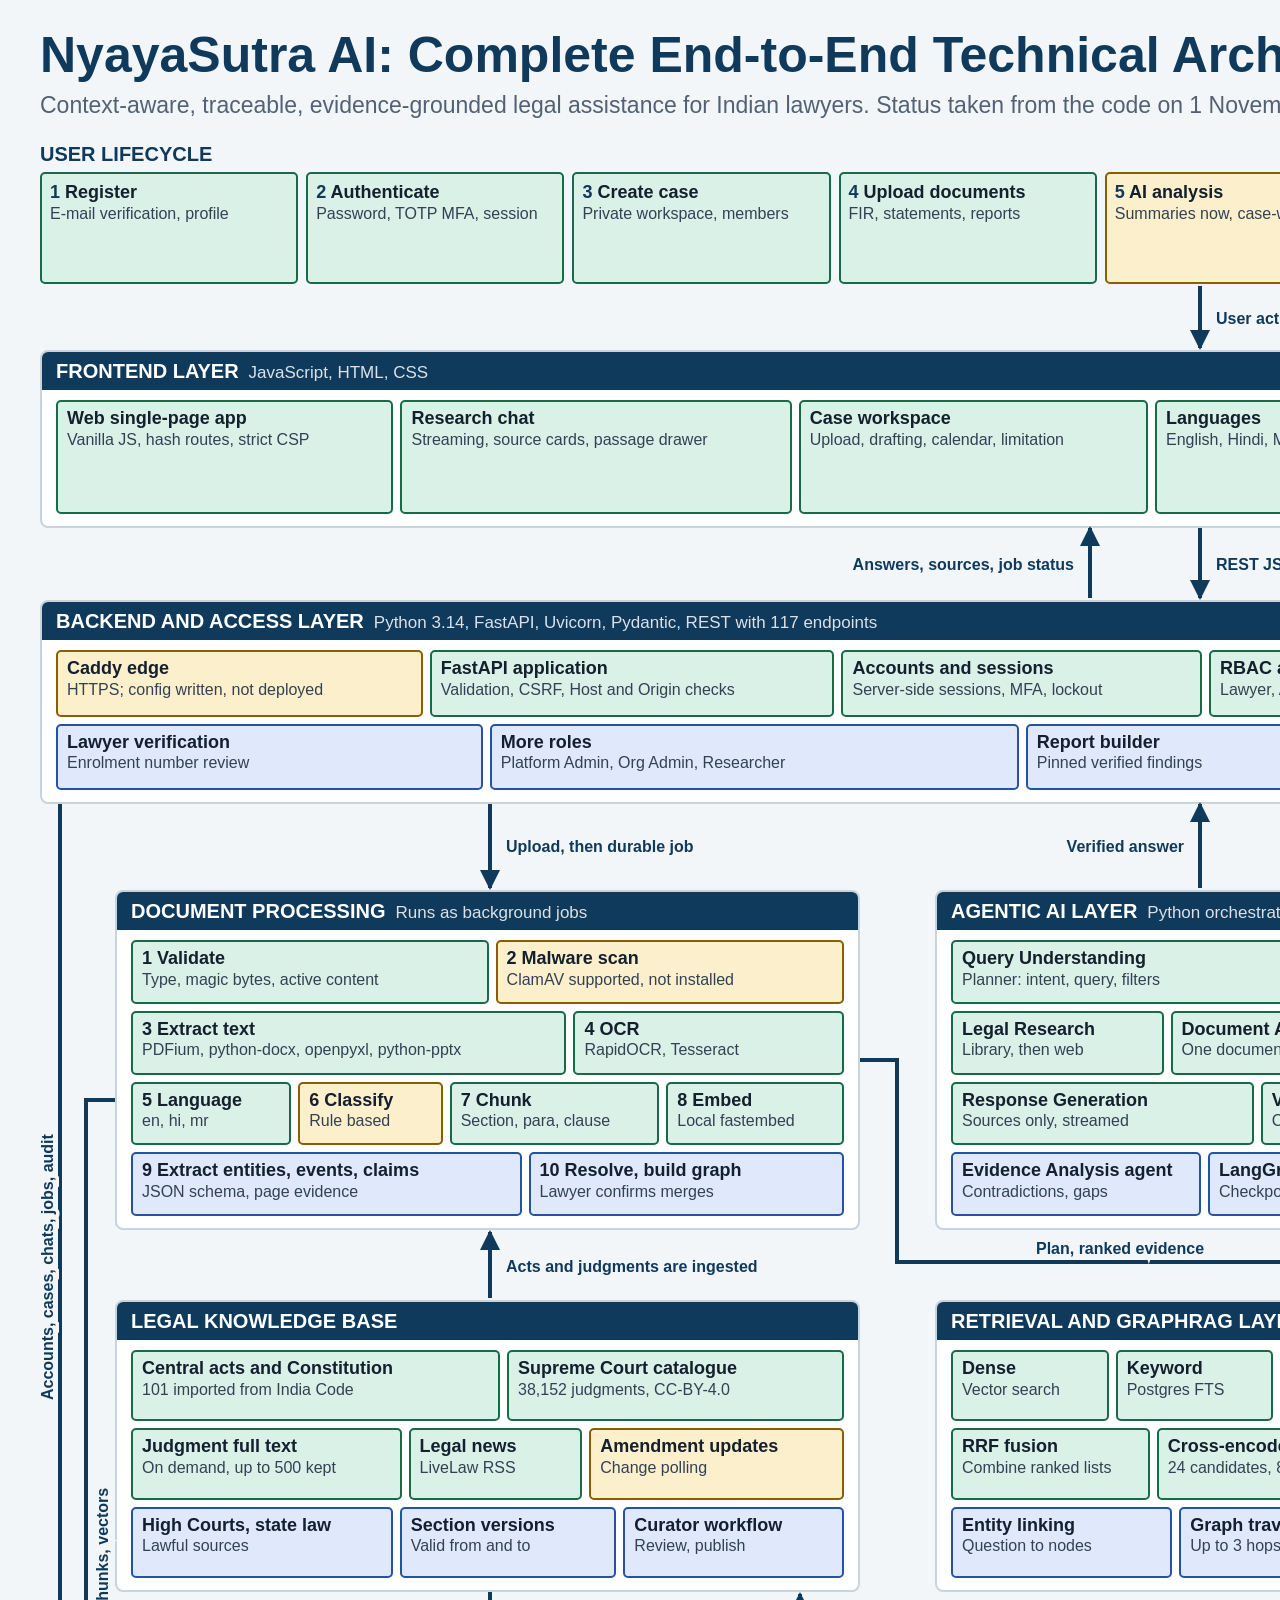
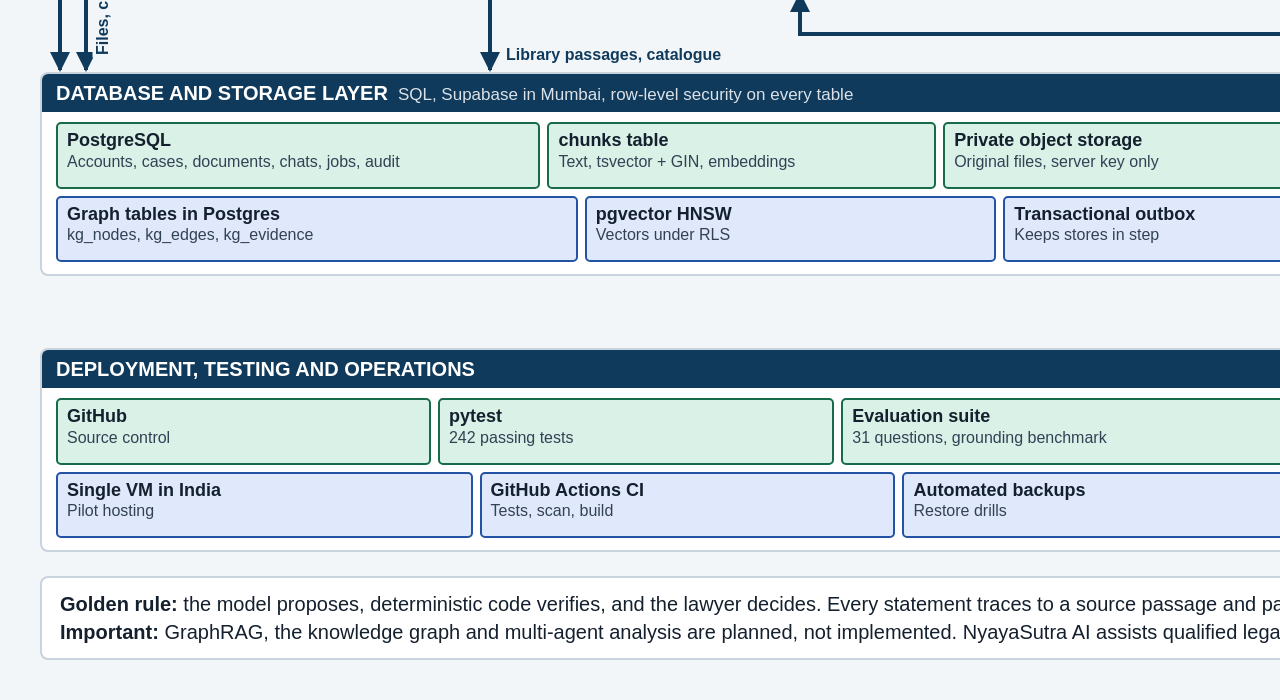
<file: docs/architecture/complete_architecture_source.html>
<!doctype html>
<html><head><meta charset="utf-8"><title>NyayaSutra AI complete architecture</title>
<style>
:root{--ink:#14202e;--muted:#526173;--line:#c9d3de;--navy:#0f3a5c;--built:#d9f1e6;--builtL:#176b49;--part:#fcefcc;--partL:#8a5f00;--plan:#dfe9fb;--planL:#2553a3;--fut:#ece4f8;--futL:#60399c}
*{box-sizing:border-box}
html,body{margin:0}
body{width:3000px;height:2300px;position:relative;background:#f3f6f9;color:var(--ink);font:19px/1.25 "Segoe UI",Arial,sans-serif;overflow:hidden}
.abs{position:absolute}
.panel{position:absolute;background:#fff;border:2px solid var(--line);border-radius:8px;padding:48px 14px 12px}
.panel>h2{position:absolute;left:0;right:0;top:0;margin:0;height:38px;line-height:38px;padding:0 14px;background:var(--navy);color:#fff;font-size:20px;font-weight:600;border-radius:6px 6px 0 0}
.panel>h2 small{font-weight:400;opacity:.85;font-size:17px;margin-left:10px}
.rows{display:flex;flex-direction:column;gap:7px;height:100%}
.row{display:flex;gap:7px;flex-wrap:wrap;align-items:stretch;flex:1}
.panel>.row{height:100%}
.c{border:2px solid;border-radius:5px;padding:5px 9px;min-width:0;flex:1 1 auto}
.c b{display:block;font-size:18px;font-weight:600}
.c i{display:block;font-style:normal;font-size:16px;color:#334155}
.b{background:var(--built);border-color:var(--builtL)}
.p{background:var(--part);border-color:var(--partL)}
.n{background:var(--plan);border-color:var(--planL)}
.f{background:var(--fut);border-color:var(--futL)}
.life{position:absolute;left:40px;top:172px;width:2920px;height:112px;display:flex;gap:8px}
.life .c{flex:1 1 0;padding:7px 8px;position:relative}
.life .c b{font-size:18px}
.life .num{font-weight:700;color:var(--navy)}
svg{position:absolute;left:0;top:0;pointer-events:none}
.lab{font:600 16px "Segoe UI",Arial,sans-serif;fill:#0f3a5c;paint-order:stroke;stroke:#f3f6f9;stroke-width:7px}
.card-h{font-weight:600;font-size:18px;margin:0}
</style></head><body>

<div class="abs" style="left:40px;top:28px"><div style="font-size:50px;font-weight:700;color:var(--navy);line-height:1.1">NyayaSutra AI: Complete End-to-End Technical Architecture</div>
<div style="font-size:23px;color:var(--muted);margin-top:8px">Context-aware, traceable, evidence-grounded legal assistance for Indian lawyers. Status taken from the code on 1 November 2026.</div></div>
<div class="abs" style="right:40px;top:30px;width:640px;display:grid;grid-template-columns:1fr 1fr;gap:7px">
<div class="c b"><b>Current prototype: implemented</b></div><div class="c p"><b>Implemented in part</b></div>
<div class="c n"><b>Planned enhancement</b></div><div class="c f"><b>Future scope</b></div></div>

<div class="abs" style="left:40px;top:142px;font-size:20px;font-weight:600;color:var(--navy)">USER LIFECYCLE</div>
<div class="life">
<div class="c b"><b><span class="num">1</span> Register</b><i>E-mail verification, profile</i></div>
<div class="c b"><b><span class="num">2</span> Authenticate</b><i>Password, TOTP MFA, session</i></div>
<div class="c b"><b><span class="num">3</span> Create case</b><i>Private workspace, members</i></div>
<div class="c b"><b><span class="num">4</span> Upload documents</b><i>FIR, statements, reports</i></div>
<div class="c p"><b><span class="num">5</span> AI analysis</b><i>Summaries now, case-wide next</i></div>
<div class="c n"><b><span class="num">6</span> Case graph</b><i>People, events, evidence</i></div>
<div class="c b"><b><span class="num">7</span> Legal research</b><i>Ask in English or Hindi</i></div>
<div class="c b"><b><span class="num">8</span> Evidence-backed answer</b><i>Page citations, audit</i></div>
<div class="c n"><b><span class="num">9</span> Visual intelligence</b><i>Timeline, contradictions</i></div>
<div class="c p"><b><span class="num">10</span> Report and export</b><i>Drafts now, case reports next</i></div>
<div class="c p"><b><span class="num">11</span> Closure</b><i>Retention, archive, audit</i></div>
</div>

<div class="panel" style="left:40px;top:350px;width:2320px;height:178px"><h2>FRONTEND LAYER<small>JavaScript, HTML, CSS</small></h2><div class="row">
<div class="c b"><b>Web single-page app</b><i>Vanilla JS, hash routes, strict CSP</i></div>
<div class="c b"><b>Research chat</b><i>Streaming, source cards, passage drawer</i></div>
<div class="c b"><b>Case workspace</b><i>Upload, drafting, calendar, limitation</i></div>
<div class="c b"><b>Languages</b><i>English, Hindi, Marathi interface</i></div>
<div class="c n"><b>React + TypeScript</b><i>For graph-heavy screens</i></div>
<div class="c n"><b>Cytoscape.js, vis-timeline</b><i>Graph, timeline, contradiction matrix</i></div>
<div class="c f"><b>Mobile app</b><i>Court-side access</i></div>
</div></div>

<div class="panel" style="left:40px;top:600px;width:2320px;height:204px"><h2>BACKEND AND ACCESS LAYER<small>Python 3.14, FastAPI, Uvicorn, Pydantic, REST with 117 endpoints</small></h2>
<div class="rows"><div class="row">
<div class="c p"><b>Caddy edge</b><i>HTTPS; config written, not deployed</i></div>
<div class="c b"><b>FastAPI application</b><i>Validation, CSRF, Host and Origin checks</i></div>
<div class="c b"><b>Accounts and sessions</b><i>Server-side sessions, MFA, lockout</i></div>
<div class="c b"><b>RBAC and case access</b><i>Lawyer, Admin, case owner and member</i></div>
<div class="c b"><b>Durable job queue</b><i>Postgres FOR UPDATE SKIP LOCKED</i></div>
<div class="c b"><b>Audit, retention</b><i>Audit 5 years, chats 24 months</i></div>
</div><div class="row">
<div class="c n"><b>Lawyer verification</b><i>Enrolment number review</i></div>
<div class="c n"><b>More roles</b><i>Platform Admin, Org Admin, Researcher</i></div>
<div class="c n"><b>Report builder</b><i>Pinned verified findings</i></div>
<div class="c n"><b>Redis rate limits</b><i>From the second app instance</i></div>
<div class="c f"><b>SSO and ABAC</b><i>Ethical walls for large firms</i></div>
</div></div></div>

<div class="panel" style="left:115px;top:890px;width:745px;height:340px"><h2>DOCUMENT PROCESSING<small>Runs as background jobs</small></h2>
<div class="rows"><div class="row">
<div class="c b"><b>1 Validate</b><i>Type, magic bytes, active content</i></div>
<div class="c p"><b>2 Malware scan</b><i>ClamAV supported, not installed</i></div>
</div><div class="row">
<div class="c b"><b>3 Extract text</b><i>PDFium, python-docx, openpyxl, python-pptx</i></div>
<div class="c b"><b>4 OCR</b><i>RapidOCR, Tesseract</i></div>
</div><div class="row">
<div class="c b"><b>5 Language</b><i>en, hi, mr</i></div>
<div class="c p"><b>6 Classify</b><i>Rule based</i></div>
<div class="c b"><b>7 Chunk</b><i>Section, para, clause</i></div>
<div class="c b"><b>8 Embed</b><i>Local fastembed</i></div>
</div><div class="row">
<div class="c n"><b>9 Extract entities, events, claims</b><i>JSON schema, page evidence</i></div>
<div class="c n"><b>10 Resolve, build graph</b><i>Lawyer confirms merges</i></div>
</div></div></div>

<div class="panel" style="left:935px;top:890px;width:745px;height:340px"><h2>AGENTIC AI LAYER<small>Python orchestrator, tool allow-list</small></h2>
<div class="rows"><div class="row">
<div class="c b"><b>Query Understanding</b><i>Planner: intent, query, filters</i></div>
<div class="c b"><b>Deterministic tools</b><i>Limitation, dates, IST clock</i></div>
</div><div class="row">
<div class="c b"><b>Legal Research</b><i>Library, then web</i></div>
<div class="c b"><b>Document Analysis</b><i>One document</i></div>
<div class="c p"><b>Provision Mapping</b><i>IPC to BNS date flags</i></div>
</div><div class="row">
<div class="c b"><b>Response Generation</b><i>Sources only, streamed</i></div>
<div class="c b"><b>Verification</b><i>Citation check, claim audit, case register</i></div>
</div><div class="row">
<div class="c n"><b>Evidence Analysis agent</b><i>Contradictions, gaps</i></div>
<div class="c n"><b>LangGraph</b><i>Checkpoints, human pause</i></div>
<div class="c f"><b>Reviewed workflows</b><i>Legal reviewers</i></div>
</div></div></div>

<div class="panel" style="left:115px;top:1300px;width:745px;height:292px"><h2>LEGAL KNOWLEDGE BASE</h2>
<div class="rows"><div class="row">
<div class="c b"><b>Central acts and Constitution</b><i>101 imported from India Code</i></div>
<div class="c b"><b>Supreme Court catalogue</b><i>38,152 judgments, CC-BY-4.0</i></div>
</div><div class="row">
<div class="c b"><b>Judgment full text</b><i>On demand, up to 500 kept</i></div>
<div class="c b"><b>Legal news</b><i>LiveLaw RSS</i></div>
<div class="c p"><b>Amendment updates</b><i>Change polling</i></div>
</div><div class="row">
<div class="c n"><b>High Courts, state law</b><i>Lawful sources</i></div>
<div class="c n"><b>Section versions</b><i>Valid from and to</i></div>
<div class="c n"><b>Curator workflow</b><i>Review, publish</i></div>
</div></div></div>

<div class="panel" style="left:935px;top:1300px;width:745px;height:292px"><h2>RETRIEVAL AND GRAPHRAG LAYER<small>Hybrid RAG today</small></h2>
<div class="rows"><div class="row">
<div class="c b"><b>Dense</b><i>Vector search</i></div>
<div class="c b"><b>Keyword</b><i>Postgres FTS</i></div>
<div class="c b"><b>Exact refs</b><i>Section lookup</i></div>
<div class="c b"><b>Lay terms, names</b><i>Query expansion</i></div>
</div><div class="row">
<div class="c b"><b>RRF fusion</b><i>Combine ranked lists</i></div>
<div class="c b"><b>Cross-encoder rerank</b><i>24 candidates, 8 used</i></div>
<div class="c n"><b>Authority, date weighting</b><i>Court hierarchy</i></div>
</div><div class="row">
<div class="c n"><b>Entity linking</b><i>Question to nodes</i></div>
<div class="c n"><b>Graph traversal</b><i>Up to 3 hops</i></div>
<div class="c n"><b>Cluster summaries</b><i>Broad questions</i></div>
</div></div></div>

<div class="panel" style="left:1755px;top:848px;width:605px;height:744px"><h2>AI/ML MODELS AND LLMs</h2>
<div class="rows">
<p class="card-h">Language models (Ollama Cloud)</p>
<div class="c b"><b>gpt-oss:120b</b><i>Answers, drafting, summaries</i></div>
<div class="c b"><b>gpt-oss:20b</b><i>Planning, audit, labelled fallback</i></div>
<div class="c b"><b>Resilient LLM client</b><i>Retries, circuit breaker, identifier masking</i></div>
<p class="card-h" style="margin-top:6px">Local models (ONNX, no text leaves server)</p>
<div class="c b"><b>BAAI/bge-small-en-v1.5</b><i>Embeddings, English-only</i></div>
<div class="c b"><b>ms-marco-MiniLM-L-6-v2</b><i>Cross-encoder reranker</i></div>
<div class="c b"><b>RapidOCR models</b><i>English and Devanagari</i></div>
<p class="card-h" style="margin-top:6px">Next</p>
<div class="c n"><b>BGE-M3 evaluation</b><i>Hindi and Marathi search</i></div>
<div class="c n"><b>Gemini, GPT, Claude comparison</b><i>On our legal benchmark</i></div>
<div class="c f"><b>Private GPU serving, fine-tuned models</b><i>Enterprise confidentiality</i></div>
</div></div>

<div class="panel" style="left:40px;top:1672px;width:2320px;height:204px"><h2>DATABASE AND STORAGE LAYER<small>SQL, Supabase in Mumbai, row-level security on every table</small></h2>
<div class="rows"><div class="row">
<div class="c b"><b>PostgreSQL</b><i>Accounts, cases, documents, chats, jobs, audit</i></div>
<div class="c b"><b>chunks table</b><i>Text, tsvector + GIN, embeddings</i></div>
<div class="c b"><b>Private object storage</b><i>Original files, server key only</i></div>
<div class="c b"><b>Supabase Vault</b><i>Encrypted session tokens</i></div>
<div class="c b"><b>In-memory NumPy index</b><i>Exact cosine search</i></div>
<div class="c b"><b>Local SQLite</b><i>Web cache, daily budget</i></div>
</div><div class="row">
<div class="c n"><b>Graph tables in Postgres</b><i>kg_nodes, kg_edges, kg_evidence</i></div>
<div class="c n"><b>pgvector HNSW</b><i>Vectors under RLS</i></div>
<div class="c n"><b>Transactional outbox</b><i>Keeps stores in step</i></div>
<div class="c n"><b>Redis</b><i>Short cache</i></div>
<div class="c f"><b>Neo4j, OpenSearch, Qdrant</b><i>Only if scale proves the need</i></div>
</div></div></div>

<div class="panel" style="left:40px;top:1948px;width:2320px;height:204px"><h2>DEPLOYMENT, TESTING AND OPERATIONS</h2>
<div class="rows"><div class="row">
<div class="c b"><b>GitHub</b><i>Source control</i></div>
<div class="c b"><b>pytest</b><i>242 passing tests</i></div>
<div class="c b"><b>Evaluation suite</b><i>31 questions, grounding benchmark</i></div>
<div class="c b"><b>Health endpoint</b><i>/api/health</i></div>
<div class="c p"><b>Docker, Docker Compose, Caddy</b><i>Files written, not yet built</i></div>
</div><div class="row">
<div class="c n"><b>Single VM in India</b><i>Pilot hosting</i></div>
<div class="c n"><b>GitHub Actions CI</b><i>Tests, scan, build</i></div>
<div class="c n"><b>Automated backups</b><i>Restore drills</i></div>
<div class="c n"><b>Sentry, Prometheus, Grafana</b><i>Errors, metrics</i></div>
<div class="c f"><b>Kubernetes, private cloud</b><i>Scale, enterprise</i></div>
</div></div></div>

<div class="panel" style="left:2440px;top:600px;width:520px;height:992px"><h2>EXTERNAL SERVICES AND SOURCES</h2></div>
<div class="c b abs" style="left:2460px;top:730px;width:480px"><b>SMTP e-mail</b><i>Reminders and notifications</i></div>
<div class="c b abs" style="left:2460px;top:650px;width:480px"><b>Supabase Auth</b><i>Identity, e-mail links, TOTP factors</i></div>
<div class="c f abs" style="left:2460px;top:900px;width:480px"><b>Licensed legal databases</b><i>Commercial licence required</i></div>
<div class="c f abs" style="left:2460px;top:985px;width:480px"><b>Court and case-status systems</b><i>Only with official permission; no open API assumed</i></div>
<div class="c b abs" style="left:2460px;top:1160px;width:480px"><b>Ollama Cloud API</b><i>Hosted LLM inference</i></div>
<div class="c b abs" style="left:2460px;top:1290px;width:480px"><b>Web search API</b><i>Tiered sources, cache, daily budget</i></div>
<div class="c b abs" style="left:2460px;top:1385px;width:480px"><b>India Code DSpace API</b><i>Acts and updates</i></div>
<div class="c b abs" style="left:2460px;top:1457px;width:480px"><b>LiveLaw RSS</b><i>Legal news</i></div>
<div class="c b abs" style="left:2460px;top:1525px;width:480px;padding-block:3px"><b>Open SC judgments dataset, AWS</b></div>

<div class="panel" style="left:2440px;top:1672px;width:520px;height:480px"><h2>SECURITY AND GOVERNANCE</h2>
<div class="rows">
<div class="c b"><b>Row-level security, case isolation</b><i>Enforced in API and database</i></div>
<div class="c b"><b>Prompt injection defence</b><i>Sources as data, tool allow-list</i></div>
<div class="c b"><b>Identifier masking</b><i>Aadhaar, PAN, phone, e-mail, bank</i></div>
<div class="c b"><b>Audit, retention, Privacy page</b><i>Encryption at rest by provider</i></div>
<div class="c p"><b>Human review</b><i>Provisions and drafts today</i></div>
<div class="c n"><b>DPDP readiness</b><i>Export, deletion, breach runbook</i></div>
<div class="c n"><b>Penetration test before real client data</b></div>
</div></div>

<div class="abs" style="left:40px;top:2176px;width:2920px;background:#fff;border:2px solid var(--line);border-radius:8px;padding:12px 18px;font-size:20px;line-height:1.4">
<b>Golden rule:</b> the model proposes, deterministic code verifies, and the lawyer decides. Every statement traces to a source passage and page. &nbsp; <b>Current results:</b> 74% grounding on our own 42-question benchmark, 101 acts, 38,152 Supreme Court judgments, answers in about 11 to 13 seconds on the development machine.<br>
<b>Important:</b> GraphRAG, the knowledge graph and multi-agent analysis are planned, not implemented. NyayaSutra AI assists qualified legal professionals and does not give legal advice.
</div>

<svg width="3000" height="2300" viewBox="0 0 3000 2300" id="s"><defs>
<marker id="a" viewBox="0 0 10 10" refX="9" refY="5" markerWidth="5" markerHeight="5" orient="auto-start-reverse"><path d="M0 0L10 5L0 10z" fill="#0f3a5c"/></marker>
<marker id="p" viewBox="0 0 10 10" refX="9" refY="5" markerWidth="5" markerHeight="5" orient="auto-start-reverse"><path d="M0 0L10 5L0 10z" fill="#2553a3"/></marker>
</defs></svg>
<script>
const s=document.getElementById('s'),NS='http://www.w3.org/2000/svg';
function ln(pts,o={}){const e=document.createElementNS(NS,'polyline');e.setAttribute('points',pts.map(p=>p.join(',')).join(' '));
 const pl=o.planned;e.setAttribute('fill','none');e.setAttribute('stroke',pl?'#2553a3':'#0f3a5c');e.setAttribute('stroke-width',4);
 if(pl)e.setAttribute('stroke-dasharray','12 8');e.setAttribute('marker-end',`url(#${pl?'p':'a'})`);if(o.both)e.setAttribute('marker-start',`url(#${pl?'p':'a'})`);s.appendChild(e)}
function t(x,y,txt,o={}){const e=document.createElementNS(NS,'text');e.setAttribute('x',x);e.setAttribute('y',y);e.setAttribute('class','lab');
 if(o.rot)e.setAttribute('transform',`rotate(${o.rot} ${x} ${y})`);if(o.anchor)e.setAttribute('text-anchor',o.anchor);e.textContent=txt;s.appendChild(e)}
// lifecycle and front door
ln([[1200,286],[1200,348]]);t(1216,324,'User actions over HTTPS');
ln([[1200,528],[1200,598]]);t(1216,570,'REST JSON and streaming, session cookie + CSRF header');
ln([[1090,598],[1090,528]]);t(1074,570,'Answers, sources, job status',{anchor:'end'});
// backend to engines
ln([[490,804],[490,888]]);t(506,852,'Upload, then durable job');
ln([[1300,804],[1300,888]]);t(1316,852,'Question + permitted case IDs');
ln([[1200,888],[1200,804]]);t(1184,852,'Verified answer',{anchor:'end'});
// data lanes on the left
ln([[60,804],[60,1670]]);t(53,1400,'Accounts, cases, chats, jobs, audit',{rot:-90});
ln([[115,1100],[86,1100],[86,1670]]);t(108,1655,'Files, chunks, vectors',{rot:-90});
// document processing and knowledge
ln([[490,1298],[490,1232]]);t(506,1272,'Acts and judgments are ingested');
ln([[860,1060],[897,1060],[897,1262],[1717,1262],[1717,1420],[1753,1420]]);t(1420,1254,'Passages to embed, OCR, rerank');
ln([[1300,1230],[1300,1298]],{both:true});t(1120,1254,'Plan, ranked evidence',{anchor:'middle'});
ln([[1680,1040],[1753,1040]],{both:true});t(1717,1030,'Masked',{anchor:'middle'});t(1717,1064,'prompts',{anchor:'middle'});
// to data
ln([[490,1592],[490,1670]]);t(506,1660,'Library passages, catalogue');
ln([[1300,1592],[1300,1670]],{both:true});t(1316,1664,'Permission-filtered search');
ln([[1520,1592],[1520,1670]],{planned:true,both:true});t(1536,1664,'Graph evidence',{});
// external
ln([[2360,682],[2458,682]],{both:true});t(2400,668,'Auth',{anchor:'middle'});
ln([[2360,762],[2458,762]]);t(2400,750,'E-mail',{anchor:'middle'});
ln([[2360,1210],[2458,1210]]);t(2400,1198,'LLM',{anchor:'middle'});
ln([[1600,1592],[1600,1610],[2400,1610],[2400,1320],[2458,1320]]);t(2000,1616,'Masked query for web sources',{anchor:'middle'});
ln([[2458,1420],[2420,1420],[2420,1634],[800,1634],[800,1594]]);t(1980,1640,'India Code, LiveLaw and Supreme Court data sync into the library',{anchor:'middle'});
ln([[2458,1035],[2420,1035],[2420,1418]],{planned:true});
</script>
</body></html>
</file>
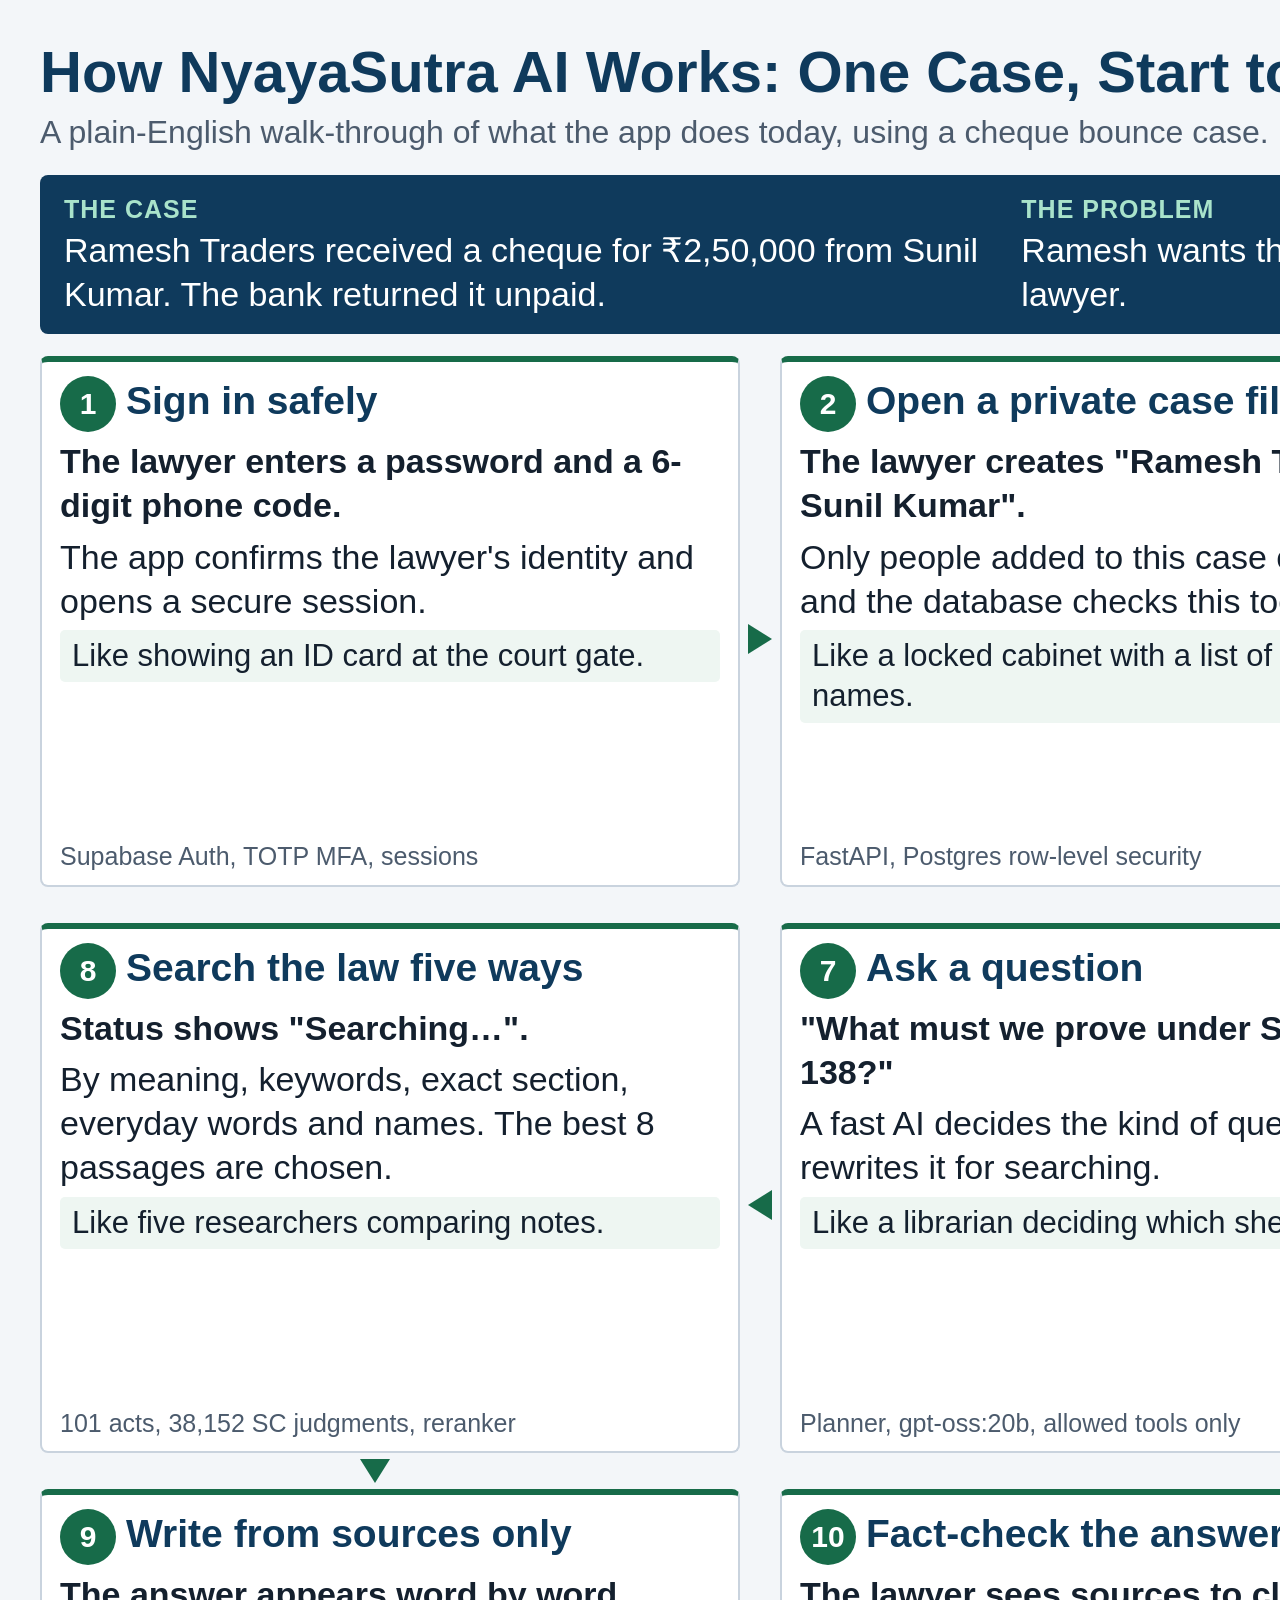
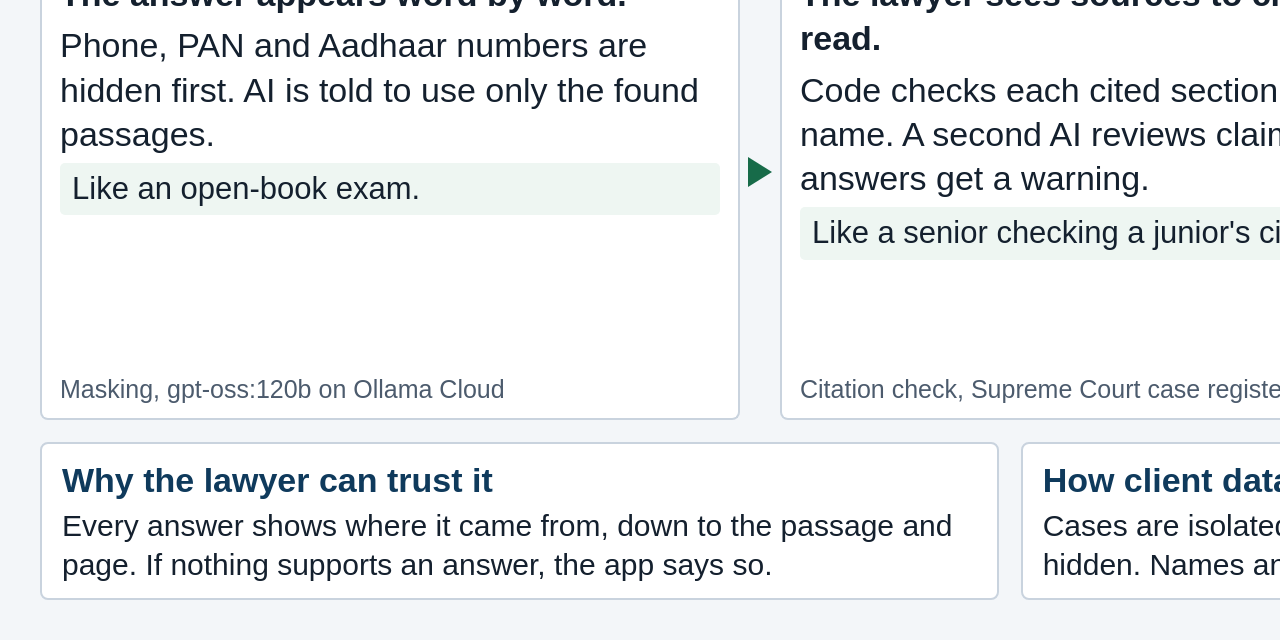
<file: docs/architecture/how_it_works_source.html>
<!doctype html>
<html><head><meta charset="utf-8"><title>How NyayaSutra AI works</title>
<style>
:root{--ink:#14202e;--muted:#4c5b6d;--line:#c9d3de;--navy:#0f3a5c;--g:#176b49;--gb:#d9f1e6;--soft:#eef6f2}
*{box-sizing:border-box}
html,body{margin:0}
body{width:3000px;height:2240px;background:#f3f6f9;color:var(--ink);font:34px/1.3 "Segoe UI",Arial,sans-serif;padding:40px;display:flex;flex-direction:column;gap:22px;overflow:hidden}
h1{margin:0;font-size:58px;line-height:1.1;color:var(--navy)}
.sub{font-size:32px;color:var(--muted);margin-top:8px}
.top{display:flex;justify-content:space-between;align-items:flex-start;gap:30px}
.badge{background:var(--gb);border:2px solid var(--g);color:#0c3324;border-radius:6px;padding:12px 18px;font-weight:600;font-size:27px;width:680px;text-align:center}
.case{background:var(--navy);color:#fff;border-radius:8px;padding:18px 24px;display:grid;grid-template-columns:1.5fr 1fr 1fr 1fr;gap:26px}
.case b{display:block;color:#a9e3cb;font-size:25px;letter-spacing:.04em;text-transform:uppercase;margin-bottom:2px}
.grid{display:grid;grid-template-columns:repeat(4,1fr);grid-template-rows:repeat(3,1fr);gap:36px 40px;flex:1;position:relative}
.s{background:#fff;border:2px solid var(--line);border-top:6px solid var(--g);border-radius:8px;padding:14px 18px 12px;display:flex;flex-direction:column;gap:7px;position:relative;min-height:0}
.s h3{margin:0;font-size:39px;line-height:1.15;color:var(--navy)}
.n{display:inline-block;width:56px;height:56px;line-height:56px;border-radius:50%;background:var(--g);color:#fff;text-align:center;font-size:30px;font-weight:700;margin-right:10px}
.you{font-weight:600}
.like{background:var(--soft);padding:6px 12px;border-radius:5px;font-size:31px}
.tech{margin-top:auto;font-size:25px;color:var(--muted)}
.s:not(.last)::after{content:"";position:absolute;right:-34px;top:50%;width:0;height:0;border-left:24px solid var(--g);border-top:15px solid transparent;border-bottom:15px solid transparent}
.s.l::after{right:auto;left:-34px;border-left:0;border-right:24px solid var(--g)}
.s.down::after{right:50%;top:auto;bottom:-32px;border-left:15px solid transparent;border-right:15px solid transparent;border-top:24px solid var(--g);border-bottom:0}
.foot{display:grid;grid-template-columns:repeat(3,1fr);gap:22px}
.foot div{background:#fff;border:2px solid var(--line);border-radius:8px;padding:14px 20px}
.foot h4{margin:0 0 4px;font-size:34px;color:var(--navy)}
.foot p{margin:0;font-size:30px}
</style></head><body>
<div class="top"><div><h1>How NyayaSutra AI Works: One Case, Start to Finish</h1>
<div class="sub">A plain-English walk-through of what the app does today, using a cheque bounce case.</div></div>
<div class="badge">Only features working today are shown.<br>Sample case: names and dates are made up.</div></div>

<div class="case">
<div><b>The case</b>Ramesh Traders received a cheque for ₹2,50,000 from Sunil Kumar. The bank returned it unpaid.</div>
<div><b>The problem</b>Ramesh wants the money and goes to a lawyer.</div>
<div><b>Key date</b>Bank told Ramesh on 3 March 2026.</div>
<div><b>Today</b>10 March 2026, the lawyer opens NyayaSutra AI.</div>
</div>

<div class="grid">
<div class="s"><h3><span class="n">1</span>Sign in safely</h3><div class="you">The lawyer enters a password and a 6-digit phone code.</div><div>The app confirms the lawyer's identity and opens a secure session.</div><div class="like">Like showing an ID card at the court gate.</div><div class="tech">Supabase Auth, TOTP MFA, sessions</div></div>
<div class="s"><h3><span class="n">2</span>Open a private case file</h3><div class="you">The lawyer creates "Ramesh Traders v. Sunil Kumar".</div><div>Only people added to this case can open it, and the database checks this too.</div><div class="like">Like a locked cabinet with a list of allowed names.</div><div class="tech">FastAPI, Postgres row-level security</div></div>
<div class="s"><h3><span class="n">3</span>Upload the papers</h3><div class="you">Cheque copy, bank return memo and a Hindi invoice scan.</div><div>Each file is checked for hidden harmful content, then stored privately.</div><div class="like">Like a security guard checking every bag.</div><div class="tech">File checks, private Supabase Storage, job queue</div></div>
<div class="s down"><h3><span class="n">4</span>Read every page</h3><div class="you">The lawyer waits a short while; status shows progress.</div><div>Text is pulled out and scans are read by OCR. Unsure words are marked, not guessed.</div><div class="like">Like a clerk typing out old papers carefully.</div><div class="tech">PDFium, RapidOCR, language detection</div></div>

<div class="s l" style="grid-column:4;grid-row:2"><h3><span class="n">5</span>Make index cards</h3><div class="you">This happens automatically.</div><div>Papers are split into small labelled pieces. Each keeps its document and page number.</div><div class="like">Like a filing clerk's index cards.</div><div class="tech">Chunking, local fastembed embeddings</div></div>
<div class="s l" style="grid-column:3;grid-row:2"><h3><span class="n">6</span>Summarise on request</h3><div class="you">The lawyer asks for a summary and gives consent.</div><div>Parties, amount and dates appear with page links. Details not found on that page are marked unverified.</div><div class="like">Like a junior's brief, with page numbers.</div><div class="tech">Document intelligence, gpt-oss:120b</div></div>
<div class="s l" style="grid-column:2;grid-row:2"><h3><span class="n">7</span>Ask a question</h3><div class="you">"What must we prove under Section 138?"</div><div>A fast AI decides the kind of question and rewrites it for searching.</div><div class="like">Like a librarian deciding which shelf to visit.</div><div class="tech">Planner, gpt-oss:20b, allowed tools only</div></div>
<div class="s down" style="grid-column:1;grid-row:2"><h3><span class="n">8</span>Search the law five ways</h3><div class="you">Status shows "Searching…".</div><div>By meaning, keywords, exact section, everyday words and names. The best 8 passages are chosen.</div><div class="like">Like five researchers comparing notes.</div><div class="tech">101 acts, 38,152 SC judgments, reranker</div></div>

<div class="s" style="grid-column:1;grid-row:3"><h3><span class="n">9</span>Write from sources only</h3><div class="you">The answer appears word by word.</div><div>Phone, PAN and Aadhaar numbers are hidden first. AI is told to use only the found passages.</div><div class="like">Like an open-book exam.</div><div class="tech">Masking, gpt-oss:120b on Ollama Cloud</div></div>
<div class="s" style="grid-column:2;grid-row:3"><h3><span class="n">10</span>Fact-check the answer</h3><div class="you">The lawyer sees sources to click and read.</div><div>Code checks each cited section and case name. A second AI reviews claims. Weak answers get a warning.</div><div class="like">Like a senior checking a junior's citations.</div><div class="tech">Citation check, Supreme Court case register</div></div>
<div class="s" style="grid-column:3;grid-row:3"><h3><span class="n">11</span>Work out the deadline</h3><div class="you">"When must the demand notice go?"</div><div>Ordinary maths, not AI: <b>2 April 2026</b>, 23 days left, under Section 138(b). The lawyer adds a reminder.</div><div class="like">Like a calculator and a diary.</div><div class="tech">Limitation tool, calendar reminders</div></div>
<div class="s last" style="grid-column:4;grid-row:3"><h3><span class="n">12</span>Draft, review, finish</h3><div class="you">The lawyer drafts the notice, edits it, exports it.</div><div>Missing facts are flagged, not invented. Old chats are deleted on schedule.</div><div class="like">Like a first draft on the lawyer's desk.</div><div class="tech">Drafting, Word and PDF export, retention job</div></div>
</div>

<div class="foot">
<div><h4>Why the lawyer can trust it</h4><p>Every answer shows where it came from, down to the passage and page. If nothing supports an answer, the app says so.</p></div>
<div><h4>How client data stays private</h4><p>Cases are isolated, every action is logged, and identity numbers are hidden. Names and facts do still go to the AI provider.</p></div>
<div><h4>Who stays in charge</h4><p>The lawyer. The app can make mistakes, and it gives no legal advice. Check every result before relying on it.</p></div>
</div>
</body></html>
</file>
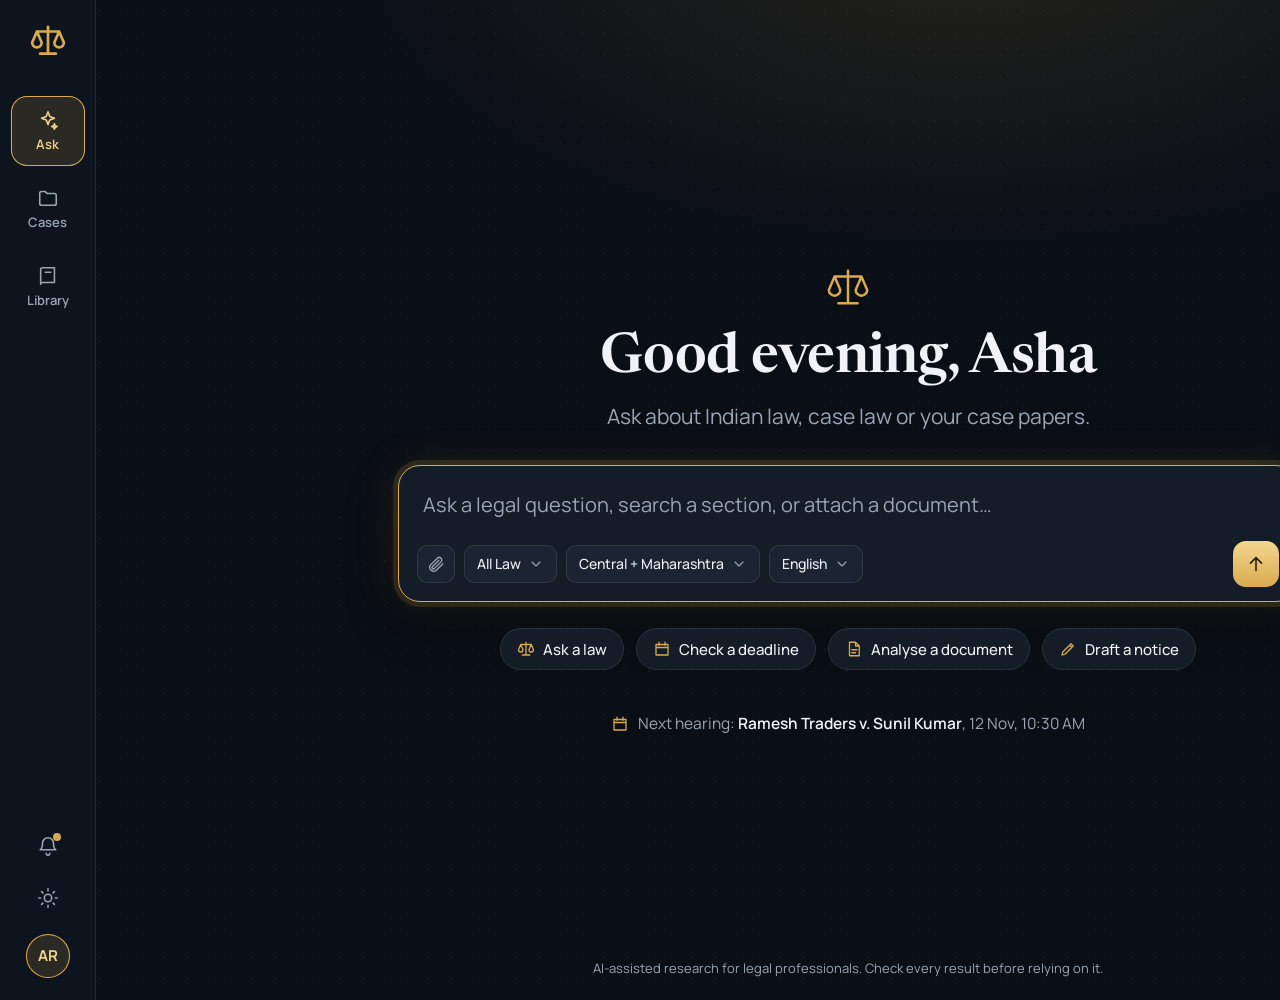
<file: docs/design/redesign_mockups.html>
<!doctype html>
<html data-theme="dark"><head><meta charset="utf-8"><title>NyayaSutra AI redesign</title>
<link rel="stylesheet" href="https://fonts.googleapis.com/css2?family=Newsreader:opsz,wght@6..72,500;6..72,600&family=Manrope:wght@400;500;600;700&display=swap">
<style>
:root{--serif:"Newsreader",Georgia,serif;--sans:"Manrope","Segoe UI",sans-serif}
html[data-theme="dark"]{--bg:#0a0f16;--glow:rgba(217,170,79,.13);--dot:rgba(255,255,255,.035);--rail:#0e141d;--card:#141c28;--card2:#1a2432;--line:rgba(255,255,255,.09);--fg:#f0f2f6;--muted:#9aa6b6;--gold:#d9aa4f;--gold2:#f3d68f;--goldsoft:rgba(217,170,79,.14);--ongold:#241a05;--shadow:0 18px 50px rgba(0,0,0,.45);
--rose:#f4b8c1;--roseb:rgba(244,184,193,.14);--blue:#b4cdf6;--blueb:rgba(180,205,246,.14);--green:#a9e3c6;--greenb:rgba(169,227,198,.14);--violet:#d2c2f5;--violetb:rgba(210,194,245,.14);--amber:#f3d68f;--amberb:rgba(243,214,143,.14)}
html[data-theme="light"]{--bg:#f8f6f1;--glow:rgba(201,152,58,.14);--dot:rgba(30,40,60,.04);--rail:#fffdf9;--card:#ffffff;--card2:#f7f3ea;--line:rgba(35,45,65,.11);--fg:#1b2533;--muted:#5f6b7b;--gold:#b98a2e;--gold2:#8f6716;--goldsoft:rgba(201,152,58,.15);--ongold:#fffaf0;--shadow:0 14px 40px rgba(60,50,20,.1);
--rose:#a83a4f;--roseb:#fbe6ea;--blue:#2e5a9e;--blueb:#e3ecfa;--green:#1f7a54;--greenb:#def3e8;--violet:#5f3fa6;--violetb:#ece5f9;--amber:#8a6108;--amberb:#fbf0d3}
*{box-sizing:border-box}
html,body{margin:0}
body{background:#000;font:16px/1.45 var(--sans);color:var(--fg)}
.screen{width:1600px;height:1000px;position:relative;overflow:hidden;display:none;background:radial-gradient(900px 480px at 60% -8%,var(--glow),transparent 70%),radial-gradient(var(--dot) 1px,transparent 1.4px) 0 0/22px 22px,var(--bg)}
.screen.on{display:flex}
svg.i{width:22px;height:22px;fill:none;stroke:currentColor;stroke-width:1.7;stroke-linecap:round;stroke-linejoin:round;flex:none}
.rail{width:96px;background:var(--rail);border-right:1px solid var(--line);display:flex;flex-direction:column;align-items:center;padding:22px 0;gap:8px;flex:none}
.rail .logo{color:var(--gold);margin-bottom:22px}
.rail .logo svg{width:38px;height:38px}
.nav{width:74px;height:70px;border-radius:16px;display:flex;flex-direction:column;align-items:center;justify-content:center;gap:4px;font-size:13px;font-weight:600;color:var(--muted)}
.nav.on{background:var(--goldsoft);color:var(--gold2);box-shadow:inset 0 0 0 1px var(--gold)}
.sp{flex:1}
.rbtn{width:44px;height:44px;border-radius:50%;display:grid;place-items:center;color:var(--muted);position:relative}
.rbtn .dotn{position:absolute;right:9px;top:9px;width:8px;height:8px;border-radius:50%;background:var(--gold)}
.ava{width:44px;height:44px;border-radius:50%;background:var(--goldsoft);color:var(--gold2);display:grid;place-items:center;font-weight:700;font-size:15px;box-shadow:inset 0 0 0 1px var(--gold);margin-top:6px}
.main{flex:1;min-width:0;display:flex;flex-direction:column;position:relative}
h1,h2,h3{font-family:var(--serif);font-weight:600;margin:0;letter-spacing:-.01em}
.btn{display:inline-flex;align-items:center;gap:8px;height:44px;padding:0 18px;border-radius:12px;font-weight:600;font-size:15px;border:1px solid var(--line);background:var(--card);color:var(--fg);white-space:nowrap}
.btn.gold{background:linear-gradient(180deg,var(--gold2),var(--gold));border:0;color:var(--ongold)}
html[data-theme="light"] .btn.gold{background:linear-gradient(180deg,#d4a84e,#b98a2e)}
.btn.sm{height:36px;padding:0 13px;font-size:14px;border-radius:10px}
.pick{display:inline-flex;align-items:center;gap:7px;height:38px;padding:0 12px;border-radius:10px;border:1px solid var(--line);background:var(--card2);font-size:14px;font-weight:500;color:var(--fg)}
.pick svg{width:16px;height:16px;color:var(--muted)}
.chip{display:inline-flex;align-items:center;gap:8px;height:42px;padding:0 16px;border-radius:21px;border:1px solid var(--line);background:var(--card);font-size:15px;font-weight:500}
.chip svg{width:18px;height:18px;color:var(--gold)}
.tag{display:inline-block;padding:3px 10px;border-radius:8px;font-size:13px;font-weight:600}
.rose{color:var(--rose);background:var(--roseb)}.blue{color:var(--blue);background:var(--blueb)}.green{color:var(--green);background:var(--greenb)}.violet{color:var(--violet);background:var(--violetb)}.amber{color:var(--amber);background:var(--amberb)}
.card{background:var(--card);border:1px solid var(--line);border-radius:18px;box-shadow:var(--shadow)}
.composer{background:var(--card);border-radius:22px;border:1px solid var(--gold);box-shadow:0 0 0 5px var(--goldsoft),0 0 46px var(--glow),var(--shadow);padding:18px 18px 14px}
.composer .ph{font-size:20px;color:var(--muted);padding:6px 6px 22px}
.composer .bar{display:flex;align-items:center;gap:9px}
.send{width:46px;height:46px;border-radius:13px;display:grid;place-items:center;background:linear-gradient(180deg,#f3d68f,#d9aa4f);color:#241a05}
.iconb{width:38px;height:38px;border-radius:10px;display:grid;place-items:center;color:var(--muted);border:1px solid var(--line);background:var(--card2)}
.note{font-size:13px;color:var(--muted)}
.tabs{display:flex;gap:4px;padding:4px;border-radius:13px;background:var(--card2);border:1px solid var(--line)}
.tabs span{padding:8px 18px;border-radius:10px;font-weight:600;font-size:15px;color:var(--muted)}
.tabs .on{background:var(--card);color:var(--gold2);box-shadow:inset 0 0 0 1px var(--gold)}
.search{display:flex;align-items:center;gap:10px;height:44px;padding:0 14px;border-radius:12px;border:1px solid var(--line);background:var(--card);color:var(--muted);font-size:15px}
.head{display:flex;align-items:center;gap:14px;padding:26px 40px 18px}
table{width:100%;border-collapse:collapse;font-size:15.5px}
th{text-align:left;color:var(--muted);font-weight:600;font-size:13.5px;padding:13px 20px;border-bottom:1px solid var(--line)}
td{padding:16px 20px;border-bottom:1px solid var(--line)}
tr:last-child td{border-bottom:0}
.ut{display:flex;gap:6px;border-bottom:1px solid var(--line);padding:0 40px}
.ut span{padding:12px 16px;font-weight:600;color:var(--muted);font-size:15.5px}
.ut .on{color:var(--gold2);box-shadow:inset 0 -2px 0 var(--gold)}
.row{display:flex;align-items:center;justify-content:space-between;gap:12px;padding:12px 0;border-bottom:1px solid var(--line)}
.row:last-child{border-bottom:0}
.lab{font-size:12.5px;font-weight:700;letter-spacing:.07em;text-transform:uppercase;color:var(--gold2)}
.sample{position:absolute;right:18px;bottom:10px;font-size:12px;color:var(--muted)}
.cite{display:inline-grid;place-items:center;min-width:22px;height:22px;padding:0 5px;border-radius:6px;background:var(--goldsoft);color:var(--gold2);font-size:12.5px;font-weight:700;vertical-align:1px}
.field{display:flex;flex-direction:column;gap:6px;font-size:14px;font-weight:600}
.input{height:48px;border-radius:12px;border:1px solid var(--line);background:var(--card2);padding:0 14px;display:flex;align-items:center;font-weight:400;color:var(--fg);font-size:15.5px}
</style></head><body>

<svg width="0" height="0" style="position:absolute"><defs>
<symbol id="scale" viewBox="0 0 24 24"><path d="M12 3v17M7 20h10M5 6h14M5 6l-3 7a3 3 0 0 0 6 0L5 6zM19 6l-3 7a3 3 0 0 0 6 0l-3-7z"/></symbol>
<symbol id="spark" viewBox="0 0 24 24"><path d="M12 3l1.9 5.1L19 10l-5.1 1.9L12 17l-1.9-5.1L5 10l5.1-1.9zM19 16l.8 2.2L22 19l-2.2.8L19 22l-.8-2.2L16 19l2.2-.8z"/></symbol>
<symbol id="folder" viewBox="0 0 24 24"><path d="M3 7a2 2 0 0 1 2-2h4l2 2h8a2 2 0 0 1 2 2v9a2 2 0 0 1-2 2H5a2 2 0 0 1-2-2z"/></symbol>
<symbol id="book" viewBox="0 0 24 24"><path d="M4 5a2 2 0 0 1 2-2h13v16H6a2 2 0 0 0-2 2zM4 19V5M9 8h6"/></symbol>
<symbol id="bell" viewBox="0 0 24 24"><path d="M6 9a6 6 0 0 1 12 0c0 6 2.5 7 2.5 7h-17S6 15 6 9zM10 20a2 2 0 0 0 4 0"/></symbol>
<symbol id="sun" viewBox="0 0 24 24"><circle cx="12" cy="12" r="4"/><path d="M12 2v2M12 20v2M2 12h2M20 12h2M5 5l1.5 1.5M17.5 17.5L19 19M5 19l1.5-1.5M17.5 6.5L19 5"/></symbol>
<symbol id="moon" viewBox="0 0 24 24"><path d="M20 14.5A8.5 8.5 0 1 1 9.5 4a7 7 0 0 0 10.5 10.5z"/></symbol>
<symbol id="clip" viewBox="0 0 24 24"><path d="M20 11l-8.5 8.5a5 5 0 0 1-7-7L13 4a3.3 3.3 0 0 1 4.7 4.7L9.2 17.2a1.7 1.7 0 0 1-2.4-2.4L15 6.6"/></symbol>
<symbol id="send" viewBox="0 0 24 24"><path d="M12 19V5M6 11l6-6 6 6"/></symbol>
<symbol id="down" viewBox="0 0 24 24"><path d="M6 9l6 6 6-6"/></symbol>
<symbol id="hist" viewBox="0 0 24 24"><path d="M3 12a9 9 0 1 0 3-6.7L3 8M3 3v5h5M12 7v5l3 2"/></symbol>
<symbol id="doc" viewBox="0 0 24 24"><path d="M6 3h8l5 5v13H6zM14 3v5h5M9 13h7M9 17h5"/></symbol>
<symbol id="pen" viewBox="0 0 24 24"><path d="M4 20l1-4L16 5l3 3L8 19zM14 7l3 3"/></symbol>
<symbol id="cal" viewBox="0 0 24 24"><path d="M4 6h16v14H4zM4 10h16M8 3v4M16 3v4"/></symbol>
<symbol id="search" viewBox="0 0 24 24"><circle cx="11" cy="11" r="7"/><path d="M20 20l-4-4"/></symbol>
<symbol id="check" viewBox="0 0 24 24"><path d="M12 3l7 3v6c0 4.5-3 7.5-7 9-4-1.5-7-4.5-7-9V6zM9 12l2 2 4-4"/></symbol>
<symbol id="plus" viewBox="0 0 24 24"><path d="M12 5v14M5 12h14"/></symbol>
<symbol id="copy" viewBox="0 0 24 24"><path d="M9 9h11v11H9zM5 15H4V4h11v1"/></symbol>
<symbol id="news" viewBox="0 0 24 24"><path d="M4 5h13v14H6a2 2 0 0 1-2-2zM17 9h3v8a2 2 0 0 1-2 2M8 9h5M8 13h5"/></symbol>
<symbol id="tool" viewBox="0 0 24 24"><path d="M4 4h16v16H4zM8 8h8M8 12h2M12 12h4M8 16h2M12 16h4"/></symbol>
<symbol id="filter" viewBox="0 0 24 24"><path d="M4 5h16l-6 8v5l-4 2v-7z"/></symbol>
<symbol id="arrow" viewBox="0 0 24 24"><path d="M5 12h14M13 6l6 6-6 6"/></symbol>
<symbol id="back" viewBox="0 0 24 24"><path d="M19 12H5M11 6l-6 6 6 6"/></symbol>
<symbol id="ext" viewBox="0 0 24 24"><path d="M14 4h6v6M20 4l-9 9M18 14v6H4V6h6"/></symbol>
<symbol id="lock" viewBox="0 0 24 24"><path d="M5 11h14v10H5zM8 11V7a4 4 0 0 1 8 0v4"/></symbol>
</defs></svg>

<template id="rail"><aside class="rail">
<div class="logo"><svg class="i"><use href="#scale"/></svg></div>
<div class="nav" data-n="ask"><svg class="i"><use href="#spark"/></svg>Ask</div>
<div class="nav" data-n="cases"><svg class="i"><use href="#folder"/></svg>Cases</div>
<div class="nav" data-n="library"><svg class="i"><use href="#book"/></svg>Library</div>
<div class="sp"></div>
<div class="rbtn"><svg class="i"><use href="#bell"/></svg><span class="dotn"></span></div>
<div class="rbtn"><svg class="i"><use href="#sun"/></svg></div>
<div class="ava">AR</div>
</aside></template>

<!-- ASK: first screen -->
<section class="screen" id="ask" data-rail="ask"><div class="main" style="align-items:center;justify-content:center">
<div class="btn sm" style="position:absolute;right:30px;top:24px"><svg class="i" style="width:18px;height:18px"><use href="#hist"/></svg>History</div>
<div style="color:var(--gold);margin-bottom:12px"><svg class="i" style="width:46px;height:46px;stroke-width:1.3"><use href="#scale"/></svg></div>
<h1 style="font-size:56px;text-align:center;line-height:1.1">Good evening, Asha</h1>
<div style="font-size:21px;color:var(--muted);margin:10px 0 34px">Ask about Indian law, case law or your case papers.</div>
<div class="composer" style="width:900px">
<div class="ph">Ask a legal question, search a section, or attach a document…</div>
<div class="bar"><div class="iconb"><svg class="i" style="width:19px;height:19px"><use href="#clip"/></svg></div>
<div class="pick">All Law<svg class="i"><use href="#down"/></svg></div>
<div class="pick">Central + Maharashtra<svg class="i"><use href="#down"/></svg></div>
<div class="pick">English<svg class="i"><use href="#down"/></svg></div>
<div class="sp"></div><div class="send"><svg class="i"><use href="#send"/></svg></div></div>
</div>
<div style="display:flex;gap:12px;margin-top:26px">
<div class="chip"><svg class="i"><use href="#scale"/></svg>Ask a law</div>
<div class="chip"><svg class="i"><use href="#cal"/></svg>Check a deadline</div>
<div class="chip"><svg class="i"><use href="#doc"/></svg>Analyse a document</div>
<div class="chip"><svg class="i"><use href="#pen"/></svg>Draft a notice</div>
</div>
<div style="margin-top:42px;font-size:15.5px;color:var(--muted);display:flex;align-items:center;gap:9px"><svg class="i" style="width:18px;height:18px;color:var(--gold)"><use href="#cal"/></svg><span>Next hearing: <b style="color:var(--fg);font-weight:600">Ramesh Traders v. Sunil Kumar</b>, 12 Nov, 10:30 AM</span></div>
<div class="note" style="position:absolute;bottom:22px">AI-assisted research for legal professionals. Check every result before relying on it.</div>
<div class="sample">Sample data</div>
</div></section>

<!-- ASK: answer -->
<section class="screen" id="answer" data-rail="ask"><div class="main" style="flex-direction:row">
<div style="flex:1;min-width:0;display:flex;flex-direction:column;padding:26px 44px 22px">
<div style="flex:1;min-height:0;max-width:880px;margin:0 auto;width:100%">
<div style="display:flex;justify-content:flex-end"><div style="background:var(--goldsoft);box-shadow:inset 0 0 0 1px var(--gold);padding:12px 18px;border-radius:16px 16px 4px 16px;font-size:17px">What must be proved in a cheque bounce complaint under Section 138?</div></div>
<div style="display:flex;align-items:center;gap:10px;color:var(--muted);font-size:14px;margin:22px 0 14px"><svg class="i" style="width:18px;height:18px;color:var(--gold)"><use href="#spark"/></svg>Searched 5 ways · 8 passages used · citations checked</div>
<div style="font-size:17.5px;line-height:1.62">
<p style="margin:0 0 12px">To succeed under Section 138 of the Negotiable Instruments Act, 1881, the complainant generally needs to show these points <span class="cite">1</span>:</p>
<ol style="margin:0 0 12px;padding-left:24px">
<li>The cheque was drawn on the accused's account to discharge a legally enforceable debt or liability.</li>
<li>It was presented within six months or its validity period, whichever is earlier.</li>
<li>The bank returned it unpaid for insufficient funds or a similar reason.</li>
<li>A written demand notice was sent within 30 days of learning of the return.</li>
<li>The drawer failed to pay within 15 days of receiving the notice.</li>
</ol>
<p style="margin:0">The complaint must then be filed within one month of the cause of action <span class="cite">2</span>.</p>
</div>
<div style="display:flex;align-items:center;gap:10px;margin-top:18px">
<span class="tag green" style="display:inline-flex;gap:6px;align-items:center;padding:6px 12px"><svg class="i" style="width:16px;height:16px"><use href="#check"/></svg>Sources checked</span>
<div class="btn sm"><svg class="i" style="width:16px;height:16px"><use href="#folder"/></svg>Save to case</div>
<div class="btn sm"><svg class="i" style="width:16px;height:16px"><use href="#pen"/></svg>Draft from this</div>
<div class="btn sm"><svg class="i" style="width:16px;height:16px"><use href="#copy"/></svg>Copy</div>
</div>
<div style="display:flex;gap:10px;margin-top:16px">
<div class="chip" style="height:36px;font-size:14px">What is the punishment?</div>
<div class="chip" style="height:36px;font-size:14px">Calculate my notice deadline</div>
<div class="chip" style="height:36px;font-size:14px">Which court has jurisdiction?</div>
</div>
</div>
<div class="composer" style="max-width:880px;margin:0 auto;width:100%;padding:10px 12px;display:flex;align-items:center;gap:9px;border-radius:18px">
<div class="iconb"><svg class="i" style="width:19px;height:19px"><use href="#clip"/></svg></div>
<div style="flex:1;color:var(--muted);font-size:16.5px;padding-left:4px">Ask a follow-up…</div>
<div class="pick">All Law<svg class="i"><use href="#down"/></svg></div>
<div class="send" style="width:42px;height:42px"><svg class="i"><use href="#send"/></svg></div></div>
</div>
<aside style="width:440px;flex:none;background:var(--rail);border-left:1px solid var(--line);padding:26px 26px;display:flex;flex-direction:column;gap:12px">
<div class="lab">Source 1 of 2</div>
<h2 style="font-size:27px;line-height:1.2">Negotiable Instruments Act, 1881</h2>
<div style="color:var(--muted)">Section 138: Dishonour of cheque for insufficiency, etc., of funds in the account</div>
<div class="card" style="padding:18px;background:var(--goldsoft);box-shadow:inset 0 0 0 1px var(--gold);border:0;font-family:var(--serif);font-size:18.5px;line-height:1.5">Where any cheque drawn by a person on an account maintained by him with a banker… is returned by the bank unpaid… such person shall be deemed to have committed an offence…</div>
<div class="row"><span style="color:var(--muted)">Source type</span><span class="tag green">Bare Act</span></div>
<div class="row"><span style="color:var(--muted)">From</span><span style="font-weight:600">India Code</span></div>
<div class="row"><span style="color:var(--muted)">Related</span><span style="font-weight:600">Section 142</span></div>
<div class="sp"></div>
<div style="display:flex;gap:10px"><div class="btn sm" style="flex:1;justify-content:center"><svg class="i" style="width:16px;height:16px"><use href="#ext"/></svg>Open PDF</div><div class="btn sm" style="flex:1;justify-content:center"><svg class="i" style="width:16px;height:16px"><use href="#book"/></svg>Read in Library</div></div>
</aside></div></section>

<!-- CASES -->
<section class="screen" id="cases" data-rail="cases"><div class="main">
<div class="head"><h1 style="font-size:40px;margin-right:12px">Cases</h1>
<div class="tabs"><span class="on">All Cases</span><span>Calendar</span></div><div class="sp" style="flex:1"></div>
<div class="search" style="width:300px"><svg class="i" style="width:18px;height:18px"><use href="#search"/></svg>Search cases…</div>
<div class="btn">Find a case<svg class="i" style="width:16px;height:16px"><use href="#down"/></svg></div>
<div class="btn gold"><svg class="i" style="width:18px;height:18px"><use href="#plus"/></svg>New Case</div></div>
<div style="display:flex;gap:10px;padding:0 40px 18px;align-items:center">
<span class="tag" style="background:var(--goldsoft);color:var(--gold2);padding:7px 14px;box-shadow:inset 0 0 0 1px var(--gold)">All 6</span>
<span class="tag" style="padding:7px 14px;color:var(--muted)">Active 2</span><span class="tag" style="padding:7px 14px;color:var(--muted)">Evidence 1</span><span class="tag" style="padding:7px 14px;color:var(--muted)">Final Arguments 1</span><span class="tag" style="padding:7px 14px;color:var(--muted)">Pre-filing 1</span><span class="tag" style="padding:7px 14px;color:var(--muted)">Closed 1</span>
<div class="sp" style="flex:1"></div><div class="btn sm"><svg class="i" style="width:16px;height:16px"><use href="#filter"/></svg>Filter</div></div>
<div style="padding:0 40px"><div class="card"><table>
<tr><th>Case</th><th>Type</th><th>Court</th><th>Next hearing</th><th>Status</th></tr>
<tr><td><b style="font-weight:600">Ramesh Traders v. Sunil Kumar</b></td><td><span class="tag rose">Criminal</span></td><td>JMFC, Pune</td><td>12 Nov 2026</td><td><span class="tag green">Active / In Court</span></td></tr>
<tr><td><b style="font-weight:600">Meera Joshi v. Anil Joshi</b></td><td><span class="tag blue">Family</span></td><td>Family Court, Mumbai</td><td>18 Nov 2026</td><td><span class="tag violet">Evidence Stage</span></td></tr>
<tr><td><b style="font-weight:600">Orchid Homes v. Kiran Patil</b></td><td><span class="tag green">Civil</span></td><td>Civil Court, Thane</td><td>24 Nov 2026</td><td><span class="tag green">Active / In Court</span></td></tr>
<tr><td><b style="font-weight:600">State v. Dinesh More</b></td><td><span class="tag rose">Criminal</span></td><td>Sessions Court, Nashik</td><td>2 Dec 2026</td><td><span class="tag amber">Final Arguments</span></td></tr>
<tr><td><b style="font-weight:600">Lata Shah v. Sunrise Motors</b></td><td><span class="tag violet">Consumer</span></td><td>District Commission, Pune</td><td>Not set</td><td><span class="tag amber">Draft / Pre-filing</span></td></tr>
<tr><td><b style="font-weight:600">Vikram Rane v. Pooja Rane</b></td><td><span class="tag blue">Family</span></td><td>Family Court, Pune</td><td>None</td><td><span class="tag" style="color:var(--muted);background:var(--card2)">Disposed / Closed</span></td></tr>
</table></div></div>
<div class="card" style="position:absolute;right:40px;bottom:30px;padding:12px 16px;display:flex;gap:12px;align-items:center;width:340px"><svg class="i" style="color:var(--gold)"><use href="#doc"/></svg><div style="flex:1"><div style="font-weight:600;font-size:14.5px">Processing 2 documents</div><div style="height:5px;border-radius:3px;background:var(--card2);margin-top:6px"><div style="width:62%;height:100%;border-radius:3px;background:var(--gold)"></div></div></div></div>
<div class="sample" style="right:auto;left:40px">Sample data</div>
</div></section>

<!-- CASE DETAIL -->
<section class="screen" id="case" data-rail="cases"><div class="main">
<div style="padding:22px 40px 0"><div style="display:flex;align-items:center;gap:8px;color:var(--muted);font-size:14.5px"><svg class="i" style="width:17px;height:17px"><use href="#back"/></svg>Cases</div>
<div style="display:flex;align-items:center;gap:14px;margin-top:8px"><h1 style="font-size:38px">Ramesh Traders v. Sunil Kumar</h1><span class="tag rose">Criminal</span><span class="tag green">Active / In Court</span><div style="flex:1"></div><div class="btn sm">Share</div><div class="btn sm">Edit case</div></div>
<div style="color:var(--muted);margin-top:3px">Complaint, Section 138 NI Act · JMFC, Pune · Next hearing 12 Nov 2026</div></div>
<div style="padding:18px 40px"><div class="composer" style="padding:10px 12px;display:flex;align-items:center;gap:10px;border-radius:16px"><svg class="i" style="color:var(--gold);margin-left:6px"><use href="#spark"/></svg><div style="flex:1;color:var(--muted);font-size:17px">Ask about this case and its documents…</div><div class="send" style="width:40px;height:40px"><svg class="i"><use href="#send"/></svg></div></div></div>
<div class="ut"><span class="on">Overview</span><span>Documents 4</span><span>Research 3</span><span>Drafts 2</span><span>Provisions 3</span><span>Records 1</span><span>Team 2</span></div>
<div style="display:grid;grid-template-columns:1.5fr 1fr;gap:22px;padding:22px 40px;flex:1;min-height:0">
<div style="display:flex;flex-direction:column;gap:20px">
<div class="card" style="padding:20px 24px"><div class="lab">Case summary</div><p style="margin:8px 0 0;font-size:16.5px;line-height:1.6;max-width:70ch">Ramesh Traders supplied goods to Sunil Kumar and received a cheque for ₹2,50,000. The bank returned the cheque unpaid. A demand notice was sent, and no payment followed.</p></div>
<div class="card" style="padding:12px 24px"><div class="lab" style="margin:8px 0 4px">Recent documents</div>
<div class="row"><span style="display:flex;gap:10px;align-items:center"><svg class="i" style="color:var(--gold)"><use href="#doc"/></svg>Bank return memo.pdf</span><span class="tag green">Ready</span></div>
<div class="row"><span style="display:flex;gap:10px;align-items:center"><svg class="i" style="color:var(--gold)"><use href="#doc"/></svg>Legal notice.docx</span><span class="tag green">Ready</span></div>
<div class="row"><span style="display:flex;gap:10px;align-items:center"><svg class="i" style="color:var(--gold)"><use href="#doc"/></svg>Hindi invoice scan.jpg</span><span class="tag amber">Reading, page 2</span></div>
</div></div>
<div style="display:flex;flex-direction:column;gap:20px">
<div class="card" style="padding:12px 24px"><div class="lab" style="margin:8px 0 4px">Next dates</div>
<div class="row"><span>Hearing</span><b style="font-weight:600">12 Nov 2026, 10:30 AM</b></div>
<div class="row"><span>Evidence affidavit</span><b style="font-weight:600">5 Nov 2026</b></div></div>
<div class="card" style="padding:12px 24px"><div class="lab" style="margin:8px 0 4px">Parties</div>
<div class="row"><span style="color:var(--muted)">Complainant</span><b style="font-weight:600">Ramesh Traders</b></div>
<div class="row"><span style="color:var(--muted)">Accused</span><b style="font-weight:600">Sunil Kumar</b></div>
<div class="row"><span style="color:var(--muted)">FIR / CNR</span><b style="font-weight:600">Not added</b></div></div>
</div></div>
<div class="sample">Sample data</div>
</div></section>

<!-- LIBRARY -->
<section class="screen" id="library" data-rail="library"><div class="main">
<div style="padding:26px 40px 18px;display:flex;align-items:center;gap:22px"><h1 style="font-size:40px">Library</h1>
<div class="search" style="flex:1;height:50px;font-size:16.5px"><svg class="i"><use href="#search"/></svg>Search acts, judgments, drafts, news and awareness…</div></div>
<div style="display:grid;grid-template-columns:repeat(4,1fr);gap:16px;padding:0 40px">
<div class="card" style="padding:18px 20px;box-shadow:0 0 0 1px var(--gold),0 0 34px var(--glow);background:var(--goldsoft)"><svg class="i" style="width:28px;height:28px;color:var(--gold)"><use href="#book"/></svg><h2 style="font-size:25px;margin-top:8px">Law</h2><div style="color:var(--muted);font-size:15px">101 acts, 38,152 Supreme Court judgments</div></div>
<div class="card" style="padding:18px 20px"><svg class="i" style="width:28px;height:28px;color:var(--rose)"><use href="#pen"/></svg><h2 style="font-size:25px;margin-top:8px">Drafting</h2><div style="color:var(--muted);font-size:15px">Templates, legal notices, saved drafts</div></div>
<div class="card" style="padding:18px 20px"><svg class="i" style="width:28px;height:28px;color:var(--blue)"><use href="#tool"/></svg><h2 style="font-size:25px;margin-top:8px">Tools</h2><div style="color:var(--muted);font-size:15px">Limitation calculator and legal tools</div></div>
<div class="card" style="padding:18px 20px"><svg class="i" style="width:28px;height:28px;color:var(--green)"><use href="#news"/></svg><h2 style="font-size:25px;margin-top:8px">Updates</h2><div style="color:var(--muted);font-size:15px">Legal news, awareness, source status</div></div>
</div>
<div style="display:grid;grid-template-columns:320px 1fr;gap:18px;padding:18px 40px 26px;flex:1;min-height:0">
<div class="card" style="padding:16px 18px;overflow:hidden"><div class="lab">Negotiable Instruments Act, 1881</div>
<div style="color:var(--muted);font-size:14px;margin:10px 0 4px">Chapter XVII</div>
<div style="padding:9px 12px;border-radius:10px;background:var(--goldsoft);color:var(--gold2);font-weight:600;margin:0 -12px">138. Dishonour of cheque</div>
<div style="padding:9px 0">139. Presumption in favour of holder</div>
<div style="padding:9px 0">140. Defence not allowed</div>
<div style="padding:9px 0">141. Offences by companies</div>
<div style="padding:9px 0">142. Cognizance of offences</div>
<div style="padding:9px 0">143. Power to try summarily</div>
<div style="padding:9px 0">144. Service of summons</div>
<div style="padding:9px 0">145. Evidence on affidavit</div>
<div style="padding:9px 0">146. Bank's slip as evidence</div>
<div style="padding:9px 0">147. Compoundable offences</div></div>
<div class="card" style="padding:24px 30px;display:flex;flex-direction:column;gap:10px;min-height:0">
<div style="display:flex;align-items:center;gap:10px"><div class="lab" style="flex:1">Section 138</div><div class="btn sm"><svg class="i" style="width:16px;height:16px"><use href="#ext"/></svg>Open PDF</div><div class="btn sm gold"><svg class="i" style="width:16px;height:16px"><use href="#spark"/></svg>Ask about this section</div></div>
<h2 style="font-size:30px;line-height:1.2">Dishonour of cheque for insufficiency, etc., of funds in the account</h2>
<p style="font-family:var(--serif);font-size:20px;line-height:1.55;margin:4px 0 0;max-width:74ch">Where any cheque drawn by a person on an account maintained by him with a banker for payment of any amount of money to another person… is returned by the bank unpaid… such person shall be deemed to have committed an offence and shall… be punished with imprisonment for a term which may be extended to two years, or with fine which may extend to twice the amount of the cheque, or with both.</p>
<div class="lab" style="margin-top:16px">When the section applies</div>
<div style="display:grid;grid-template-columns:repeat(3,1fr);gap:14px;margin-top:4px">
<div style="background:var(--card2);border:1px solid var(--line);border-radius:14px;padding:16px"><h3 style="font-size:32px;color:var(--gold2)">6 months</h3><div style="color:var(--muted)">Present the cheque within this time or its validity, whichever is earlier</div></div>
<div style="background:var(--card2);border:1px solid var(--line);border-radius:14px;padding:16px"><h3 style="font-size:32px;color:var(--gold2)">30 days</h3><div style="color:var(--muted)">Send a written demand after learning the cheque was returned</div></div>
<div style="background:var(--card2);border:1px solid var(--line);border-radius:14px;padding:16px"><h3 style="font-size:32px;color:var(--gold2)">15 days</h3><div style="color:var(--muted)">The drawer may pay after receiving the notice</div></div>
</div>
<div style="display:flex;gap:10px;margin-top:auto"><span class="chip" style="height:38px;font-size:14.5px">Section 139</span><span class="chip" style="height:38px;font-size:14.5px">Section 142</span><span class="chip" style="height:38px;font-size:14.5px"><svg class="i"><use href="#tool"/></svg>Limitation calculator</span></div>
</div></div>
</div></section>

<!-- SIGNUP -->
<section class="screen" id="signup"><div style="width:800px;flex:none;position:relative;padding:56px 64px;display:flex;flex-direction:column;border-right:1px solid var(--line);background:linear-gradient(160deg,var(--goldsoft),transparent 60%)">
<div style="display:flex;align-items:center;gap:12px;color:var(--gold)"><svg class="i" style="width:40px;height:40px"><use href="#scale"/></svg><span style="font:600 28px var(--serif);color:var(--fg)">NyayaSutra AI</span></div>
<h1 style="font-size:60px;line-height:1.08;margin-top:64px;max-width:600px">Legal research you can check, line by line.</h1>
<div style="font-size:20px;color:var(--muted);margin-top:18px;max-width:540px">Ask about Indian law and your case papers, with every answer linked to its source.</div>
<svg viewBox="0 0 640 300" style="position:absolute;left:80px;bottom:70px;width:640px;color:var(--gold);opacity:.75" fill="none" stroke="currentColor" stroke-width="2"><path d="M320 30v-22M320 8l26 8-26 8M240 120a80 80 0 0 1 160 0M222 120h196M232 120v22h176v-22M150 170h340M130 190h380M150 170l20-28h300l20 28M90 290h460M110 276h420M130 262h380M160 190v72M210 190v72M260 190v72M310 190v72M360 190v72M410 190v72M460 190v72"/><path d="M320 40a80 80 0 0 0-30 80M320 40a80 80 0 0 1 30 80M320 40v80"/></svg>
</div>
<div style="flex:1;display:flex;align-items:center;justify-content:center;position:relative">
<div class="rbtn" style="position:absolute;right:26px;top:22px;border:1px solid var(--line);background:var(--card)"><svg class="i"><use href="#sun"/></svg></div>
<div class="card" style="width:520px;padding:32px 36px">
<div class="tabs" style="margin-bottom:22px"><span style="flex:1;text-align:center">Sign in</span><span class="on" style="flex:1;text-align:center">Create account</span></div>
<h2 style="font-size:32px">Create your account</h2>
<div style="color:var(--muted);margin:2px 0 20px">For advocates and legal professionals.</div>
<div style="display:flex;flex-direction:column;gap:14px">
<label class="field">Full name<div class="input">Asha Rao</div></label>
<label class="field">Work e-mail<div class="input">asha@example.com</div></label>
<label class="field">Password<div class="input" style="letter-spacing:3px">••••••••••••</div></label>
</div>
<div class="btn gold" style="width:100%;justify-content:center;margin-top:20px;height:50px">Continue<svg class="i" style="width:18px;height:18px"><use href="#arrow"/></svg></div>
<div style="display:flex;gap:8px;align-items:center;margin-top:20px;font-size:13.5px;color:var(--muted)">
<span class="tag" style="background:var(--goldsoft);color:var(--gold2)">1 Account</span><span>·</span><span>2 Verify e-mail</span><span>·</span><span>3 Authenticator</span></div>
<div class="note" style="margin-top:14px;display:flex;gap:7px;align-items:center"><svg class="i" style="width:15px;height:15px"><use href="#lock"/></svg>By continuing you accept the Terms and Privacy notice.</div>
</div></div></section>

<script>
const q=new URLSearchParams(location.search);document.documentElement.dataset.theme=q.get('theme')||'dark';
const el=document.getElementById(q.get('s')||'ask');el.classList.add('on');
if(el.dataset.rail){const r=document.getElementById('rail').content.cloneNode(true);r.querySelector(`[data-n="${el.dataset.rail}"]`).classList.add('on');el.prepend(r)}
if(document.documentElement.dataset.theme==='light')document.querySelectorAll('.rbtn use[href="#sun"]').forEach(u=>u.setAttribute('href','#moon'));
</script>
</body></html>
</file>
